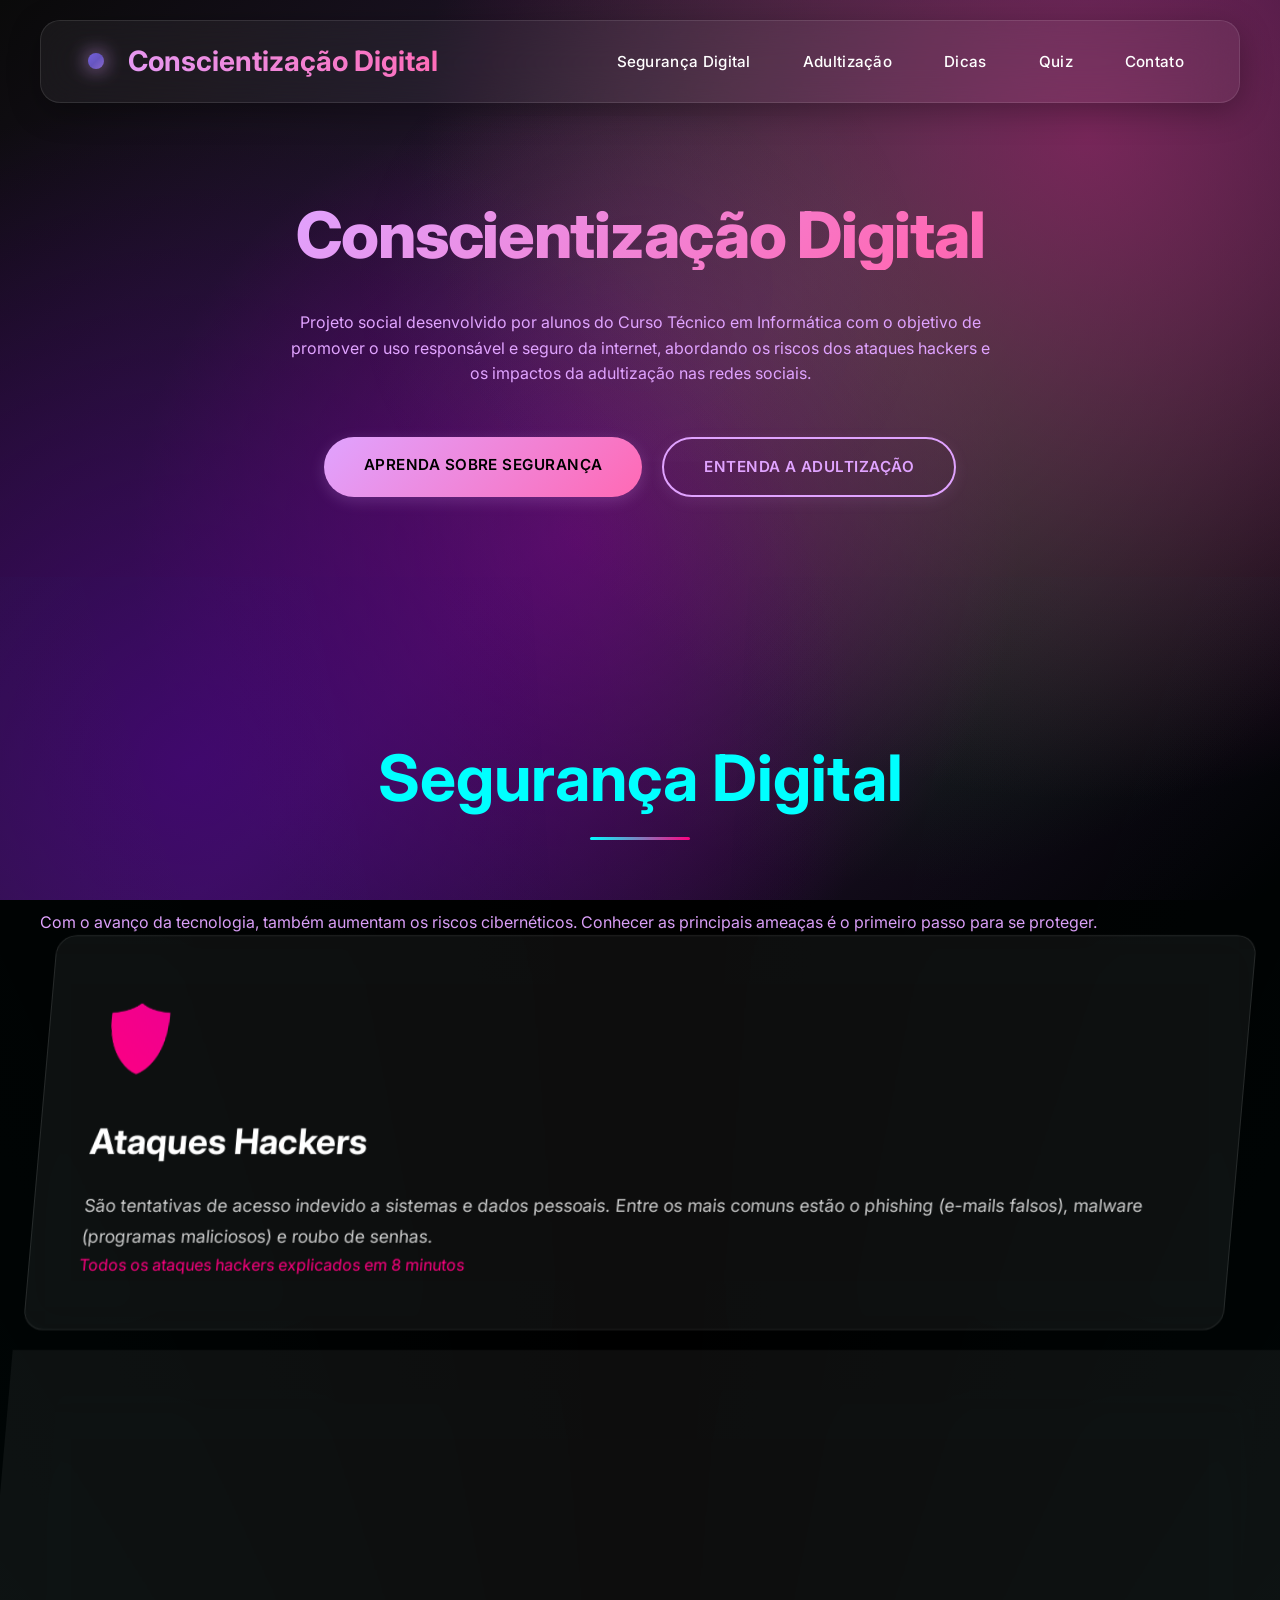
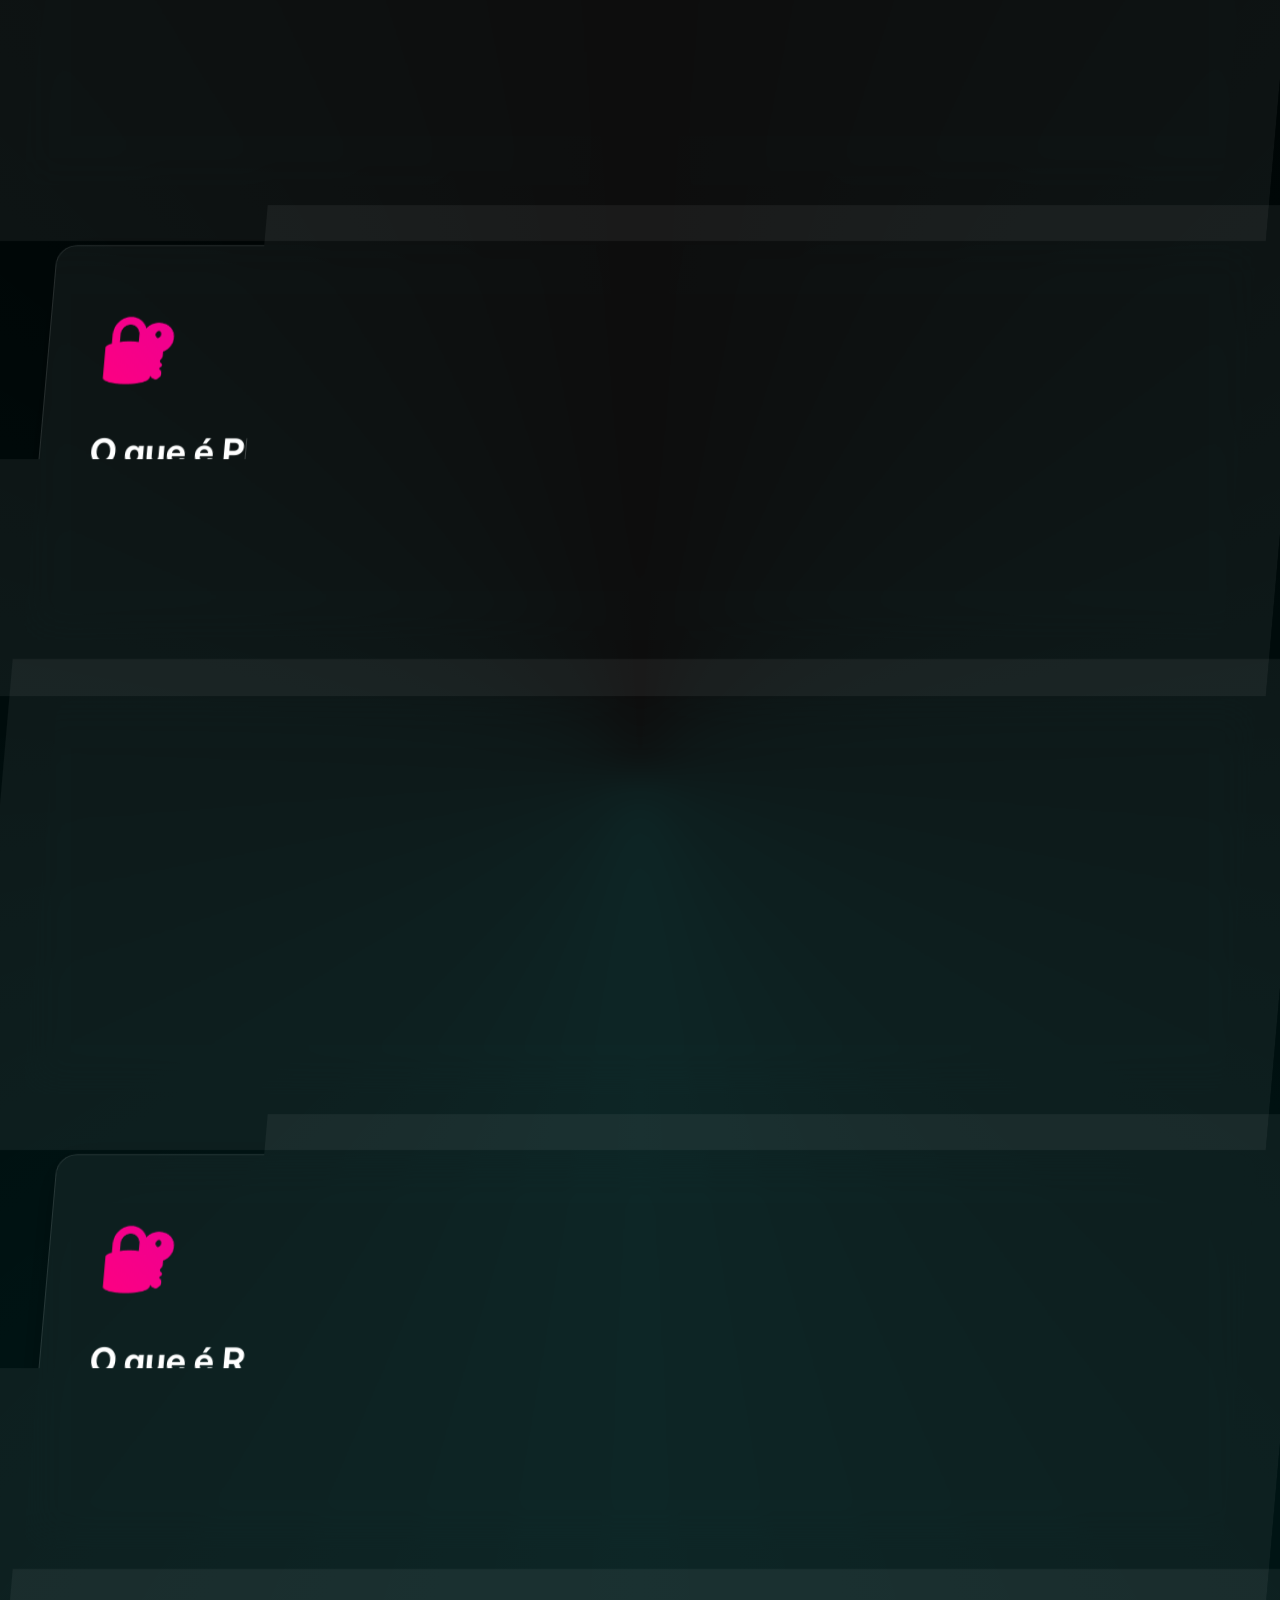
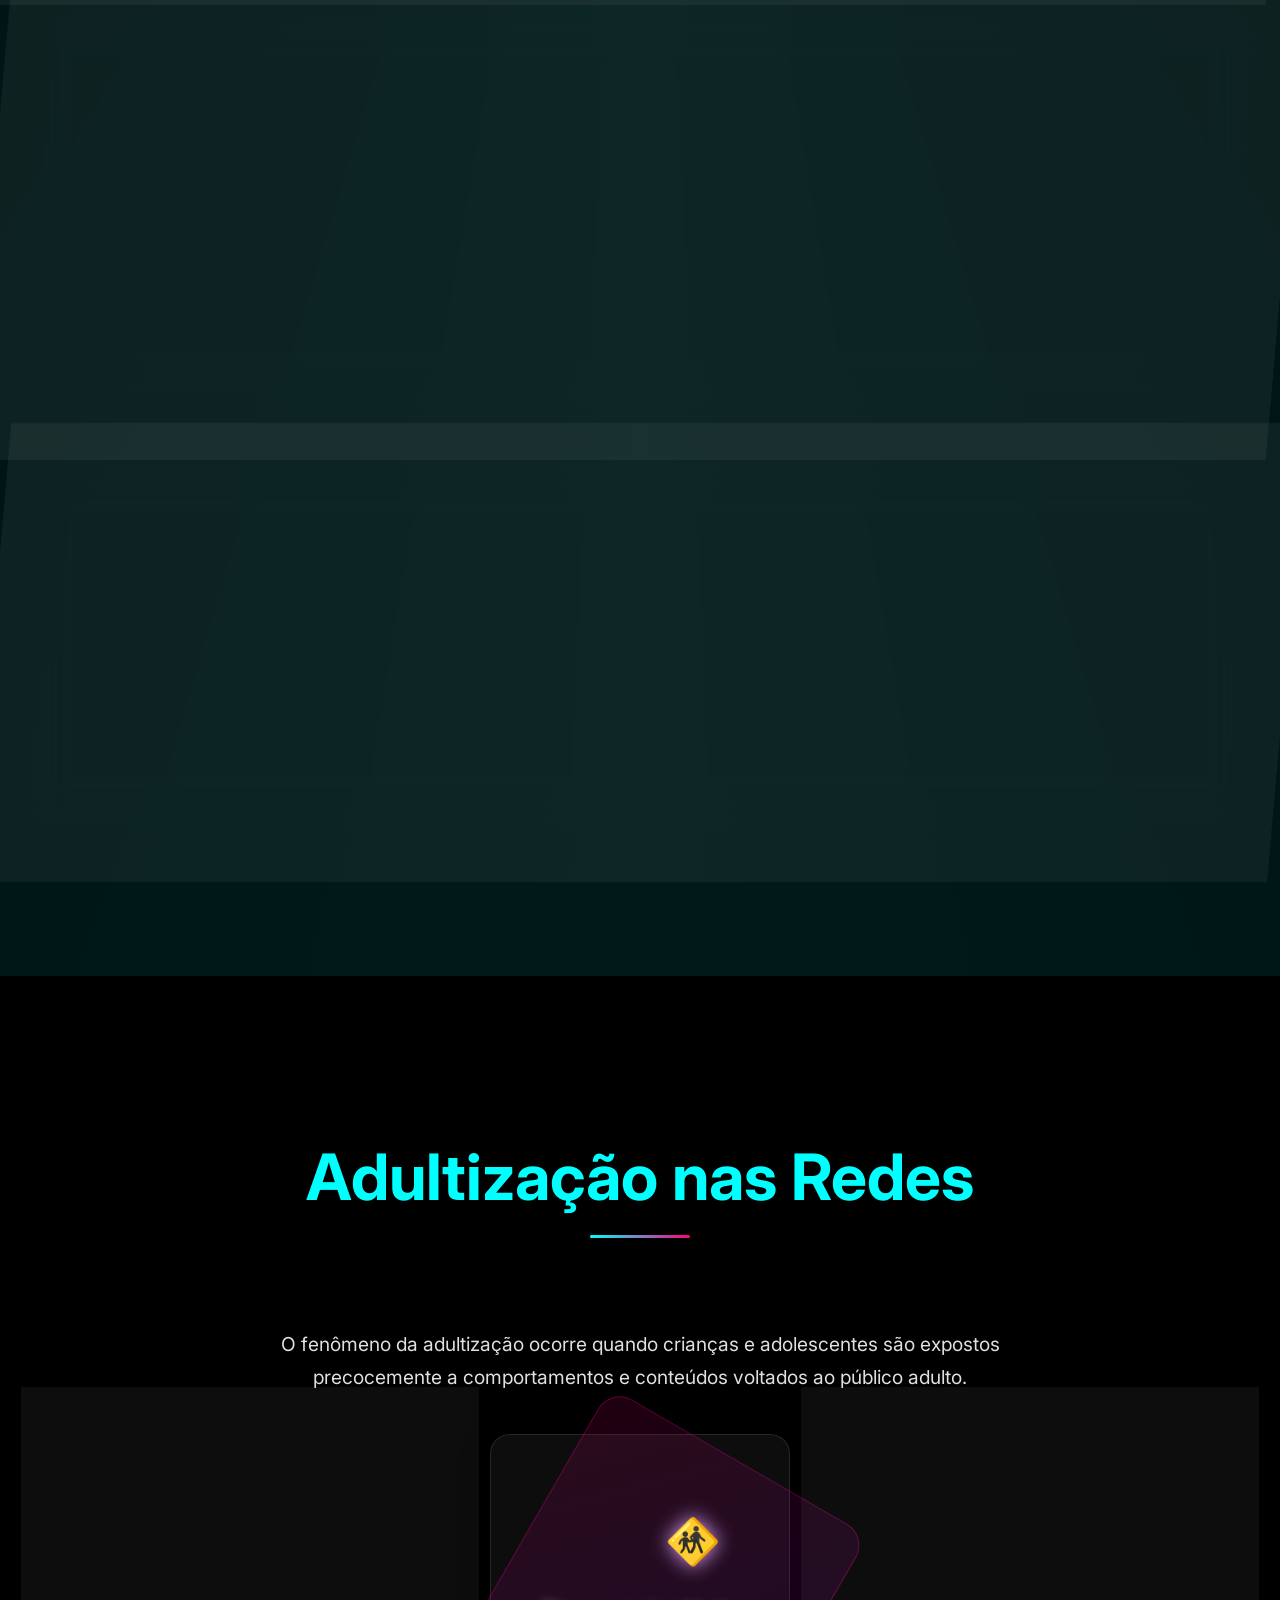
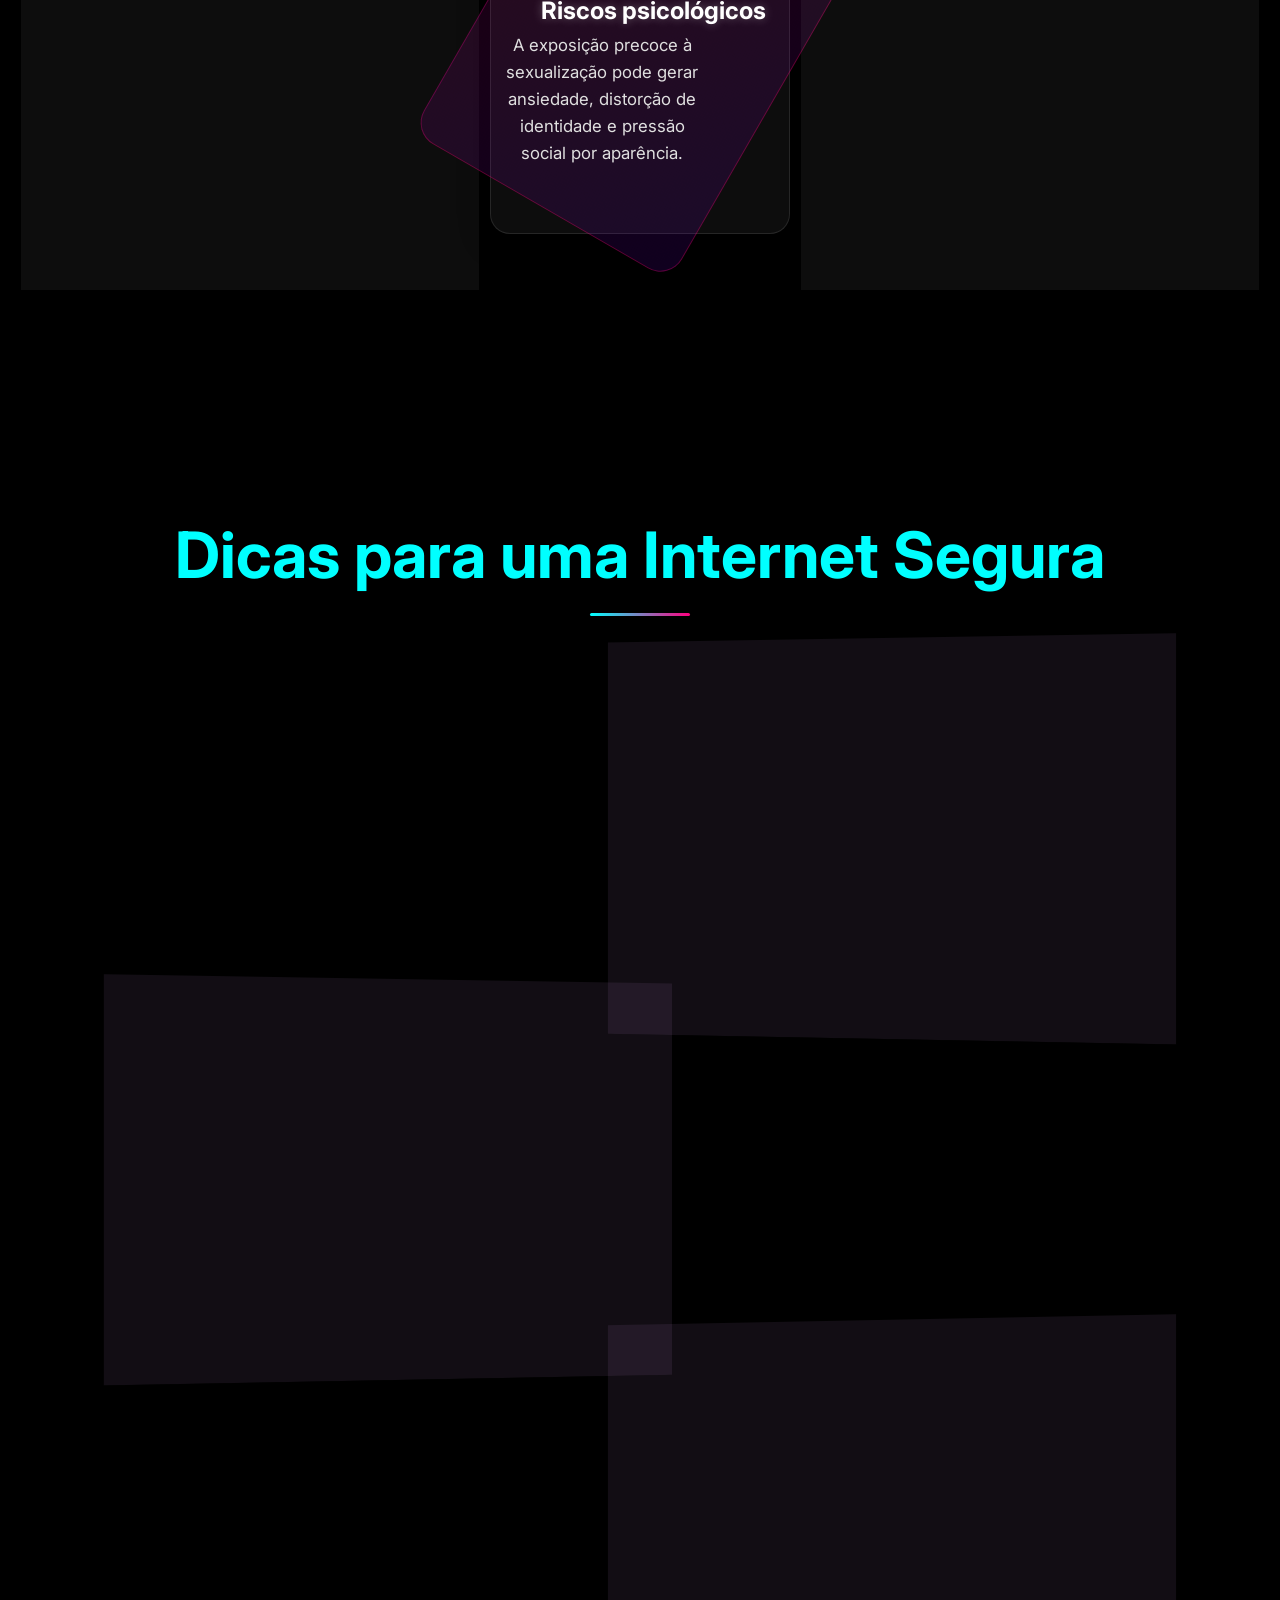
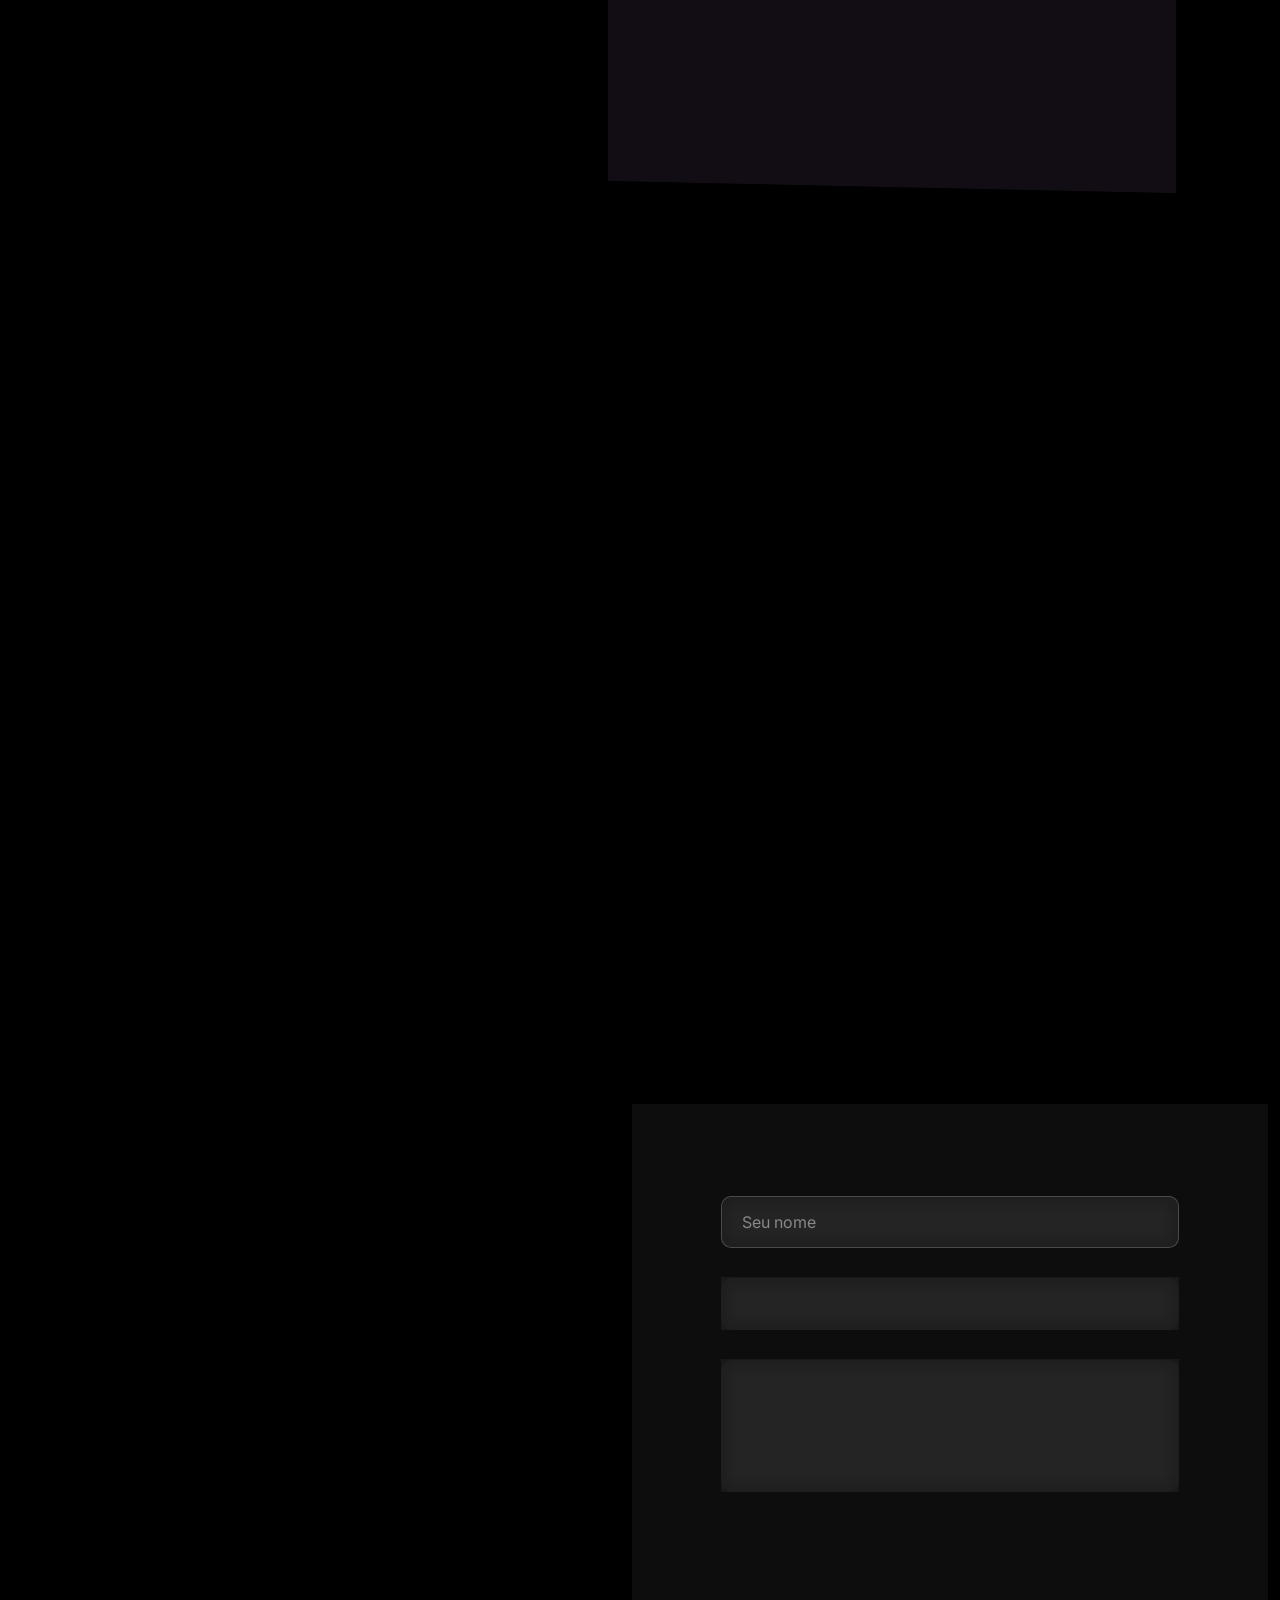
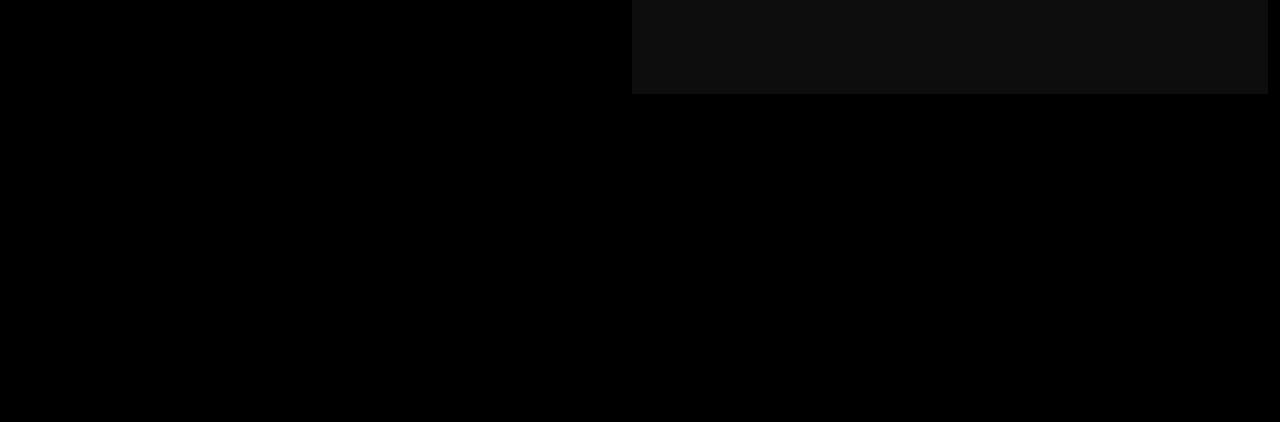
<file: templatemo_597_neural_glass/index.html>
<!DOCTYPE html>
<html lang="pt-BR">
<head>
    <meta charset="UTF-8">
    <meta name="viewport" content="width=device-width, initial-scale=1.0">
    <title>Conscientização Digital | Segurança e Adultização</title>
    <link rel="preconnect" href="https://fonts.googleapis.com">
    <link rel="preconnect" href="https://fonts.gstatic.com" crossorigin>
    <link href="https://fonts.googleapis.com/css2?family=Inter:wght@300;400;500;600;700;800&display=swap" rel="stylesheet">
    <link href="templatemo-neural-style.css" rel="stylesheet">
</head>
<body>
    <!-- Fundo neural -->
    <div class="neural-background"></div>

    <!-- Cabeçalho -->
    <header class="glass">
        <nav>
            <a href="#home" class="logo">
                <svg class="logo-icon" viewBox="0 0 100 100">
                    <defs>
                        <linearGradient id="logoGradient" x1="0%" y1="0%" x2="100%" y2="100%">
                            <stop offset="0%" style="stop-color:#7b68ee"/>
                            <stop offset="50%" style="stop-color:#6a5acd"/>
                            <stop offset="100%" style="stop-color:#9370db"/>
                        </linearGradient>
                    </defs>
                    <circle cx="50" cy="50" r="20" fill="url(#logoGradient)" opacity="0.9"/>
                </svg>
                Conscientização Digital
            </a>
            <ul class="nav-links">
                <li><a href="#seguranca">Segurança Digital</a></li>
                <li><a href="#adultizacao">Adultização</a></li>
                <li><a href="#dicas">Dicas</a></li>
                <li><a href="#quiz">Quiz</a></li>
                <li><a href="#contato">Contato</a></li>
            </ul>
        </nav>
    </header>

    <!-- Seção inicial -->
    <section class="hero" id="home">
        <div class="hero-content">
            <h1>Conscientização Digital</h1>
            <p class="hero-description">
                Projeto social desenvolvido por alunos do Curso Técnico em Informática com o objetivo de promover o uso responsável e seguro da internet, abordando os riscos dos ataques hackers e os impactos da adultização nas redes sociais.
            </p>
            <div class="cta-buttons">
                <a href="#seguranca" class="cta-button">Aprenda sobre segurança</a>
                <a href="#adultizacao" class="cta-button secondary">Entenda a adultização</a>
            </div>
        </div>
    </section>

    <!-- Seção: Segurança Digital -->
    <section class="features" id="seguranca">
        <div class="features-container">
            <h2 class="section-title">Segurança Digital</h2>
            <p>Com o avanço da tecnologia, também aumentam os riscos cibernéticos. Conhecer as principais ameaças é o primeiro passo para se proteger.</p>
            
            <div class="diagonal-grid">
                <div class="feature-row">
                    <div class="feature-content glass">
                        <div class="feature-icon">🛡️</div>
                        <h3>Ataques Hackers</h3>
                        <p>São tentativas de acesso indevido a sistemas e dados pessoais. Entre os mais comuns estão o phishing (e-mails falsos), malware (programas maliciosos) e roubo de senhas.</p>
                    <a href="https://youtu.be/STYZMENZ9mQ" style="color: #ff0080; text-decoration: none;">Todos os ataques hackers explicados em 8 minutos</a>
                    </div>
                </div>
                <div class="feature-row">
                    <div class="feature-content glass">
                        <div class="feature-icon">🔐</div>
                        <h3>O que é Malware</h3>
                        <p>Malware é a abreviação de "malicious software" (software malicioso), um termo amplo para qualquer tipo de programa ou arquivo criado para danificar, interromper ou obter acesso não autorizado a sistemas de computador, redes ou dados.</p>
                    <a href="https://youtu.be/O1Iu_4mMTs8" style="color: #ff0080; text-decoration: none;">Veja um vídeo sobre Malware</a>
                    </div>
                </div>
                <div class="feature-row">
                    <div class="feature-content glass">
                        <div class="feature-icon">🔐</div>
                        <h3>O que é Phishing</h3>
                        <p>Phishing é um golpe de cibersegurança no qual criminosos se passam por empresas ou pessoas confiáveis para roubar informações pessoais, como senhas e dados bancários, através de e-mails, mensagens de texto ou sites falsos.</p>
                    <a href="https://youtu.be/epKElqLAgX0" style="color: #ff0080; text-decoration: none;">Veja um vídeo sobre Phishing</a>
                    </div>
                </div>
                <div class="feature-row">
                    <div class="feature-content glass">
                        <div class="feature-icon">🔐</div>
                        <h3>O que é Engenharia Social</h3>
                        <p>Engenharia social é uma técnica de manipulação psicológica usada para enganar pessoas e fazê-las divulgar informações confidenciais ou realizar ações prejudiciais à sua segurança, como transferir dinheiro ou instalar software malicioso.</p>
                    <a href="https://youtu.be/e4geEP58oi4" style="color: #ff0080; text-decoration: none;">Veja um vídeo sobre Engenharia Social</a>
                    </div>
                </div>
                <div class="feature-row">
                    <div class="feature-content glass">
                        <div class="feature-icon">🔐</div>
                        <h3>O que é Ransomware</h3>
                        <p>Ransomware é um tipo de software mal-intencionado, ou malware, que criminosos cibernéticos usam para bloquear o acesso, destruir ou publicar dados críticos de uma vítima, a menos que um resgate seja pago.</p>
                    <a href="https://youtu.be/ya7dZq5Tfek" style="color: #ff0080; text-decoration: none;">Veja um vídeo sobre Ransomware</a>
                    </div>
                </div>
                <div class="feature-row">
                    <div class="feature-content glass">
                        <div class="feature-icon">🔐</div>
                        <h3>Proteja seus dados</h3>
                        <p>Use senhas fortes, ative autenticação em dois fatores e evite clicar em links suspeitos. Mantenha seus dispositivos sempre atualizados.</p>
                    <a href="https://youtu.be/Bx112TU4mZw" style="color: #ff0080; text-decoration: none;">Veja de forma prática como proteger seus dados online</a>
                    </div>
                </div>
                <div class="feature-row">
                    <div class="feature-content glass">
                        <div class="feature-icon">📡</div>
                        <h3>Educação Digital</h3>
                        <p>A melhor defesa é o conhecimento. Entender como funcionam os ataques ajuda a reconhecê-los antes que causem danos.</p>
                    <a href="https://youtu.be/IvgR6tlusr0" style="color: #ff0080; text-decoration: none;">Veja os 7 Ataques Hackers que entraram para a história</a>
                    </div>
                </div>
            </div>
        </div>
    </section>

    <!-- Seção: Adultização -->
<section class="showcase" id="adultizacao">
    <div class="section-container">
        <h2 class="section-title">Adultização nas Redes</h2>
        <p class="section-description">
            O fenômeno da adultização ocorre quando crianças e adolescentes são expostos precocemente a comportamentos e conteúdos voltados ao público adulto.
        </p>

        <div class="hexagon-container">
            <div class="hexagon glass">
                <div class="hexagon-inner">
                    <div class="hexagon-icon">📱</div>
                    <h4>Influência das redes</h4>
                    <p>As redes sociais expõem crianças a padrões estéticos e comportamentos adultos, o que é maléfico para seu bom amadurecimento</p>
                </div>
            </div>

            <div class="hexagon glass">
                <div class="hexagon-inner">
                    <div class="hexagon-icon">🚸</div>
                    <h4>Riscos psicológicos</h4>
                    <p>
                        A exposição precoce à sexualização pode gerar ansiedade, distorção de identidade e pressão social por aparência.
                    </p>
                </div>
            </div>

            <div class="hexagon glass">
                <div class="hexagon-inner">
                    <div class="hexagon-icon">👨‍👩‍👧</div>
                    <h4>Papel dos adultos</h4>
                    <p>
                        Pais e educadores devem orientar o uso das redes, incentivando o diálogo e o consumo de conteúdo apropriado à idade.
                    </p>
                </div>
            </div>
        </div>
    </div>
</section>


    <!-- Seção: Dicas -->
    <section class="timeline" id="dicas">
        <h2 class="section-title">Dicas para uma Internet Segura</h2>
        <div class="timeline-container">
            <div class="timeline-item">
                <div class="timeline-content glass">
                    <div class="timeline-year">1</div>
                    <h4>Use senhas fortes</h4>
                    <p>Combine letras maiúsculas, números e símbolos. Evite datas de aniversário ou palavras comuns.</p>
                </div>
            </div>
            <div class="timeline-item">
                <div class="timeline-content glass">
                    <div class="timeline-year">2</div>
                    <h4>Não compartilhe dados pessoais</h4>
                    <p>Evite postar documentos, localização ou informações pessoais em redes sociais.</p>
                </div>
            </div>
            <div class="timeline-item">
                <div class="timeline-content glass">
                    <div class="timeline-year">3</div>
                    <h4>Denuncie conteúdos inadequados</h4>
                    <p>Ao identificar casos de exposição infantil ou cyberbullying, denuncie às autoridades e plataformas.</p>
                </div>
            </div>
        </div>
    </section>

    <!-- Seção: Quiz Educativo -->
    <section class="contact" id="quiz">
        <div class="contact-container">
            <div class="contact-info glass">
                <h3>Teste seus conhecimentos</h3>
                <h2>Responda nosso quiz e descubra se você está preparado para navegar com segurança!</h2>
                <a href="quiz.html" style="color: #ffffff; text-decoration: none;">Clique aqui para responder!</a>
            </div>
        </div>
    </section>

    <!-- Contato -->
<section class="contact" id="contato">
    <div class="contact-container">
        <div class="contact-info glass">
            <h3>Entre em Contato</h3>
            <p>Quer saber mais sobre o projeto ou contribuir com ideias? Envie sua mensagem!</p>
        </div>

        <!-- Formulário corretamente estruturado -->
        <form class="contact-form glass" id="formContato">
            <div class="form-group">
                <input type="text" id="nome" placeholder="Seu nome" required>
            </div>
            <div class="form-group">
                <input type="email" id="email" placeholder="Seu e-mail" required>
            </div>
            <div class="form-group">
                <textarea id="mensagem" rows="5" placeholder="Escreva sua mensagem" required></textarea>
            </div>
            <button type="submit" class="submit-btn">Enviar</button>
        </form>
    </div>
</section>

<script>
document.addEventListener("DOMContentLoaded", () => {
    const form = document.getElementById("formContato");

    form.addEventListener("submit", (e) => {
        e.preventDefault();

        const nome = document.getElementById("nome").value.trim();
        const email = document.getElementById("email").value.trim();
        const mensagem = document.getElementById("mensagem").value.trim();

        if (!nome || !email || !mensagem) {
            alert("Por favor, preencha todos os campos antes de enviar.");
            return;
        }

        // Recupera os contatos armazenados (ou cria um novo array)
        let contatos = JSON.parse(localStorage.getItem("contatosProjeto")) || [];

        // Adiciona o novo contato
        contatos.push({
            nome,
            email,
            mensagem,
            data: new Date().toLocaleString("pt-BR")
        });

        // Salva no localStorage
        localStorage.setItem("contatosProjeto", JSON.stringify(contatos));

        // Limpa os campos
        form.reset();

        alert("Mensagem enviada com sucesso! Obrigada por nos dar seu feedback!💌");
    });
});
</script>


    <!-- Rodapé -->
    <footer>
        <div class="footer-content">
            <div class="footer-links">
                <a href="#seguranca">Segurança</a>
                <a href="#adultizacao">Adultização</a>
                <a href="#dicas">Dicas</a>
                <a href="#quiz">Quiz</a>
                <a href="#contato">Contato</a>
            </div>
            <div class="footer-copyright">
                <p>&copy; 2025 Projeto Conscientização Digital | Curso Técnico em Informática</p>
            </div>
            <div class="footer-design">
                Desenvolvido por alunos do Curso Técnico em Informática — <a href="#">Ação Social 2025</a>
            </div>
        </div>
    </footer>
    <script src="templatemo-neural-scripts.js"></script>
</body>
</html>
</file>
<file: templatemo_597_neural_glass/templatemo-neural-style.css>
/*

TemplateMo 597 Neural Glass

https://templatemo.com/tm-597-neural-glass

*/


@charset "utf-8";
/* CSS Document */
 * {
     margin: 0;
     padding: 0;
     box-sizing: border-box;
}
 body {
     font-family: 'Inter', 'Segoe UI', -apple-system, BlinkMacSystemFont, system-ui, sans-serif;
     background: #000;
     color: #e0a3ff;
     overflow-x: hidden;
     min-height: 100vh;
     font-weight: 400;
     line-height: 1.6;
     -webkit-font-smoothing: antialiased;
     -moz-osx-font-smoothing: grayscale;
}
/* Enhanced background colors - Purple/Pink/Green palette */
 .neural-background {
     position: fixed;
     top: 0;
     left: 0;
     width: 100%;
     height: 100%;
     z-index: -2;
     background: radial-gradient(circle at 15% 85%, rgba(75, 0, 130, 0.7) 0%, transparent 50%), radial-gradient(circle at 85% 15%, rgba(139, 37, 99, 0.8) 0%, transparent 50%), radial-gradient(circle at 45% 60%, rgba(128, 0, 128, 0.6) 0%, transparent 50%), radial-gradient(circle at 70% 40%, rgba(34, 139, 34, 0.4) 0%, transparent 50%), linear-gradient(135deg, #0a0a0a 0%, #2d1b3d 50%, #000000 100%);
     animation: backgroundPulse 14s ease-in-out infinite;
}
 @keyframes backgroundPulse {
     0%, 100% {
         filter: brightness(0.9) saturate(1.4) hue-rotate(0deg);
    }
     33% {
         filter: brightness(1.1) saturate(1.7) hue-rotate(15deg);
    }
     66% {
         filter: brightness(1.0) saturate(1.5) hue-rotate(-10deg);
    }
}
/* Floating geometric shapes */
 .geometric-shapes {
     position: fixed;
     top: 0;
     left: 0;
     width: 100%;
     height: 100%;
     z-index: -1;
     overflow: hidden;
}
 .shape {
     position: absolute;
     border: 1px solid rgba(0, 255, 255, 0.3);
     animation: floatShape 20s linear infinite;
}
 .shape:nth-child(1) {
     width: 100px;
     height: 100px;
     left: 10%;
     animation-delay: 0s;
     border-color: rgba(255, 105, 180, 0.4);
}
 .shape:nth-child(2) {
     width: 60px;
     height: 60px;
     left: 70%;
     animation-delay: -5s;
     border-radius: 50%;
     border-color: rgba(147, 112, 219, 0.4);
}
 .shape:nth-child(3) {
     width: 80px;
     height: 80px;
     left: 30%;
     animation-delay: -10s;
     transform: rotate(45deg);
     border-color: rgba(224, 163, 255, 0.4);
}
 .shape:nth-child(4) {
     width: 120px;
     height: 120px;
     left: 50%;
     animation-delay: -15s;
     clip-path: polygon(50% 0%, 0% 100%, 100% 100%);
     background: linear-gradient(45deg, rgba(255, 105, 180, 0.1), transparent);
}
 @keyframes floatShape {
     from {
         transform: translateY(100vh) rotate(0deg);
         opacity: 0;
    }
     10%, 90% {
         opacity: 1;
    }
     to {
         transform: translateY(-100px) rotate(360deg);
         opacity: 0;
    }
}
/* Neural network lines */
 .neural-lines {
     position: fixed;
     top: 0;
     left: 0;
     width: 100%;
     height: 100%;
     z-index: -1;
}
 .neural-line {
     position: absolute;
     background: linear-gradient(90deg, transparent, #00ffff, transparent);
     height: 1px;
     animation: neuralPulse 3s ease-in-out infinite;
}
 .neural-line:nth-child(1) {
     top: 20%;
     left: 0;
     width: 100%;
     background: linear-gradient(90deg, transparent, #e0a3ff, transparent);
     animation-delay: 0s;
}
 .neural-line:nth-child(2) {
     top: 60%;
     left: 0;
     width: 100%;
     background: linear-gradient(90deg, transparent, #ff69b4, transparent);
     animation-delay: -1s;
}
 .neural-line:nth-child(3) {
     top: 40%;
     left: 0;
     width: 100%;
     background: linear-gradient(90deg, transparent, #9370db, transparent);
     animation-delay: -2s;
}
 @keyframes neuralPulse {
     0%, 100% {
         opacity: 0.2;
         transform: scaleX(0.5);
    }
     50% {
         opacity: 1;
         transform: scaleX(1);
    }
}
/* Glassmorphism styles */
 .glass {
     background: rgba(255, 255, 255, 0.05);
     backdrop-filter: blur(20px);
     border: 1px solid rgba(255, 255, 255, 0.1);
     border-radius: 20px;
     box-shadow: 0 8px 32px rgba(0, 0, 0, 0.3);
}
 .glass-strong {
     background: rgba(255, 255, 255, 0.1);
     backdrop-filter: blur(25px);
     border: 1px solid rgba(255, 255, 255, 0.2);
     border-radius: 25px;
     box-shadow: 0 12px 40px rgba(0, 0, 0, 0.4);
}
/* Enhanced Header */
 header {
     position: fixed;
     top: 20px;
     left: 50%;
     transform: translateX(-50%);
     z-index: 100;
     width: 96%;
     max-width: 1200px;
     padding: 18px 35px;
     transition: all 0.4s cubic-bezier(0.4, 0, 0.2, 1);
     background: rgba(224, 163, 255, 0.08);
     backdrop-filter: blur(25px);
     border: 1px solid rgba(224, 163, 255, 0.15);
     border-radius: 25px;
     box-shadow: 0 8px 32px rgba(0, 0, 0, 0.3), inset 0 1px 0 rgba(255, 255, 255, 0.1);
}
 header.scrolled {
     background: rgba(224, 163, 255, 0.12);
     backdrop-filter: blur(30px);
     border-color: rgba(224, 163, 255, 0.2);
     box-shadow: 0 12px 40px rgba(0, 0, 0, 0.4), inset 0 1px 0 rgba(255, 255, 255, 0.15), 0 0 0 1px rgba(224, 163, 255, 0.1);
}
 nav {
     display: flex;
     justify-content: space-between;
     align-items: center;
}
 .logo {
     display: flex;
     align-items: center;
     gap: 12px;
     font-size: 28px;
     font-weight: bold;
     background: linear-gradient(45deg, #e0a3ff, #ff69b4);
     -webkit-background-clip: text;
     background-clip: text;
     -webkit-text-fill-color: transparent;
     text-decoration: none;
     animation: logoGlow 3s ease-in-out infinite;
     transition: all 0.3s ease;
}
 .logo:hover {
     transform: scale(1.05);
}
 .logo-icon {
     width: 40px;
     height: 40px;
     filter: drop-shadow(0 0 10px #e0a3ff);
}
 @keyframes logoGlow {
     0%, 100% {
         filter: drop-shadow(0 0 10px #e0a3ff);
    }
     50% {
         filter: drop-shadow(0 0 20px #ff69b4);
    }
}
 .nav-links {
     display: flex;
     list-style: none;
     gap: 12px;
}
 .nav-links a {
     color: #ffffff;
     text-decoration: none;
     transition: all 0.4s cubic-bezier(0.4, 0, 0.2, 1);
     position: relative;
     padding: 12px 20px;
     border-radius: 15px;
     font-size: 0.95rem;
     font-weight: 500;
     letter-spacing: 0.02em;
}
 .nav-links a.active {
     color: #e0a3ff;
     background: linear-gradient(135deg, rgba(224, 163, 255, 0.15), rgba(255, 105, 180, 0.1));
     box-shadow: 0 0 20px rgba(224, 163, 255, 0.4), inset 0 1px 0 rgba(255, 255, 255, 0.2), 0 4px 15px rgba(224, 163, 255, 0.2);
     border: 1px solid rgba(224, 163, 255, 0.3);
     text-shadow: 0 0 10px rgba(224, 163, 255, 0.8);
     transform: translateY(-1px);
}
 .nav-links a.active::after {
     content: '';
     position: absolute;
     top: -2px;
     left: -2px;
     right: -2px;
     bottom: -2px;
     background: linear-gradient(45deg, #e0a3ff, #ff69b4, #9370db, #e0a3ff);
     background-size: 400% 400%;
     border-radius: 17px;
     z-index: -2;
     animation: borderGlow 3s ease infinite;
}
.nav-links a.external-link::after {
    content: " ↗";
    font-size: 0.8em;
    vertical-align: super;
}
 @keyframes borderGlow {
     0% {
         background-position: 0% 50%;
    }
     50% {
         background-position: 100% 50%;
    }
     100% {
         background-position: 0% 50%;
    }
}
/* Mobile Menu */
 .mobile-menu-toggle {
     display: none;
     flex-direction: column;
     cursor: pointer;
     padding: 8px;
     border-radius: 8px;
     background: rgba(255, 255, 255, 0.05);
     border: 1px solid rgba(255, 255, 255, 0.1);
     transition: all 0.3s ease;
}
 .mobile-menu-toggle:hover {
     background: rgba(224, 163, 255, 0.1);
     box-shadow: 0 0 15px rgba(224, 163, 255, 0.3);
}
/* Mobile menu active state */
.mobile-nav a.active {
    background: linear-gradient(135deg, rgba(224, 163, 255, 0.2), rgba(255, 105, 180, 0.15));
    color: #e0a3ff;
    border: 1px solid rgba(224, 163, 255, 0.4);
    box-shadow: 
        0 0 25px rgba(224, 163, 255, 0.3),
        inset 0 1px 0 rgba(255, 255, 255, 0.1);
    transform: translateY(-2px);
    text-shadow: 0 0 10px rgba(224, 163, 255, 0.6);
}
 .hamburger-line {
     width: 25px;
     height: 3px;
     background: linear-gradient(45deg, #e0a3ff, #ff69b4);
     margin: 3px 0;
     border-radius: 2px;
     transition: all 0.3s ease;
}
 .mobile-menu-toggle.active .hamburger-line:nth-child(1) {
     transform: rotate(45deg) translate(9px, 9px);
}
 .mobile-menu-toggle.active .hamburger-line:nth-child(2) {
     opacity: 0;
}
 .mobile-menu-toggle.active .hamburger-line:nth-child(3) {
     transform: rotate(-45deg) translate(7px, -6px);
}
 .mobile-nav {
     position: fixed;
     top: 90px;
     left: 50%;
     transform: translateX(-50%);
     width: 90%;
     max-width: 400px;
     background: rgba(0, 0, 0, 0.95);
     backdrop-filter: blur(25px);
     border: 1px solid rgba(255, 255, 255, 0.2);
     border-radius: 20px;
     padding: 30px;
     display: none;
     flex-direction: column;
     gap: 20px;
     box-shadow: 0 20px 60px rgba(0, 0, 0, 0.8);
}
 .mobile-nav.active {
     display: flex;
     animation: slideDown 0.3s ease-out;
}
 @keyframes slideDown {
     from {
         opacity: 0;
         transform: translateX(-50%) translateY(-20px);
    }
     to {
         opacity: 1;
         transform: translateX(-50%) translateY(0);
    }
}
 .mobile-nav a {
     color: #ffffff;
     text-decoration: none;
     padding: 15px 20px;
     border-radius: 12px;
     background: rgba(255, 255, 255, 0.05);
     border: 1px solid rgba(255, 255, 255, 0.1);
     text-align: center;
     font-size: 1.1rem;
     transition: all 0.3s ease;
}
 .mobile-nav a:hover {
     background: rgba(224, 163, 255, 0.1);
     color: #e0a3ff;
     box-shadow: 0 0 20px rgba(224, 163, 255, 0.3);
     transform: translateY(-2px);
}
/* Section 1: Modern Redesigned Hero */
 .hero {
     display: flex;
     align-items: center;
     justify-content: center;
     text-align: center;
     position: relative;
     overflow: hidden;
}
 .hero::before {
     content: '';
     position: absolute;
     top: 50%;
     left: 50%;
     width: 60%;
     height: 60%;
     background: radial-gradient(circle, rgba(224, 163, 255, 0.04) 0%, transparent 70%);
     transform: translate(-50%, -50%);
     animation: heroGlow 10s ease-in-out infinite;
     z-index: -1;
}
 @keyframes heroGlow {
     0%, 100% {
         transform: translate(-50%, -50%) scale(1) rotate(0deg);
         opacity: 0.6;
    }
     50% {
         transform: translate(-50%, -50%) scale(1.3) rotate(180deg);
         opacity: 1;
    }
}
 .hero-content {
     max-width: 1000px;
     padding: 80px 40px;
	 margin-top: 120px;
     animation: heroAppear 2.5s ease-out;
     position: relative;
     background: none;
     backdrop-filter: none;
     border: none;
     box-shadow: none;
     border-radius: 0;
}
 @keyframes heroAppear {
     from {
         opacity: 0;
         transform: translateY(60px) scale(0.96);
    }
     to {
         opacity: 1;
         transform: translateY(0) scale(1);
    }
}
 .hero-subtitle {
     font-size: 0.9rem;
     color: #e0a3ff;
     margin-bottom: 25px;
     opacity: 0;
     animation: slideInFromLeft 1.2s ease 0.3s forwards;
     text-transform: uppercase;
     letter-spacing: 0.4em;
     position: relative;
     display: inline-block;
     font-weight: 300;
}
 .hero-subtitle::before, .hero-subtitle::after {
     content: '';
     position: absolute;
     top: 50%;
     width: 40px;
     height: 1px;
     background: linear-gradient(90deg, transparent, #e0a3ff, transparent);
     animation: linePulse 3s ease infinite;
}
 .hero-subtitle::before {
     left: -60px;
}
 .hero-subtitle::after {
     right: -60px;
}
 @keyframes linePulse {
     0%, 100% {
         opacity: 0.4;
         transform: scaleX(0.8);
    }
     50% {
         opacity: 1;
         transform: scaleX(1.2);
    }
}
 @keyframes slideInFromLeft {
     from {
         opacity: 0;
         transform: translateX(-40px);
    }
     to {
         opacity: 1;
         transform: translateX(0);
    }
}
 .hero h1 {
     font-size: clamp(2.2rem, 6vw, 4rem);
     margin-bottom: 30px;
     background: linear-gradient(135deg, #e0a3ff 0%, #ff69b4 30%, #9370db 60%, #e0a3ff 100%);
     background-size: 300% 300%;
     -webkit-background-clip: text;
     background-clip: text;
     -webkit-text-fill-color: transparent;
     animation: modernGradient 8s ease infinite;
     line-height: 1.1;
     letter-spacing: -0.02em;
     font-weight: 800;
     text-shadow: none;
     opacity: 0;
     animation: slideInFromRight 1.2s ease 0.6s forwards, modernGradient 8s ease 0.6s infinite;
}
 @keyframes modernGradient {
     0% {
         background-position: 0% 50%;
    }
     50% {
         background-position: 100% 50%;
    }
     100% {
         background-position: 0% 50%;
    }
}
 @keyframes slideInFromRight {
     from {
         opacity: 0;
         transform: translateX(40px);
    }
     to {
         opacity: 1;
         transform: translateX(0);
    }
}
 .hero-description {
     max-width: 700px;
     margin: 40px auto 50px;
     opacity: 0;
     animation: fadeInScale 1.2s ease 0.9s forwards;
     text-align: center;
}
 .hero-description p {
     font-size: 1.2rem;
     color: #d1d1d1;
     line-height: 1.7;
     margin-bottom: 0;
     font-weight: 300;
}
 @keyframes fadeInScale {
     from {
         opacity: 0;
         transform: scale(0.95);
    }
     to {
         opacity: 1;
         transform: scale(1);
    }
}
 .hero-stats {
     display: grid;
     grid-template-columns: repeat(auto-fit, minmax(120px, 1fr));
     gap: 40px;
     margin: 60px auto 50px;
     max-width: 640px;
     opacity: 0;
     animation: slideUpStagger 1.2s ease 1.2s forwards;
}
 .hero-stat {
     text-align: center;
     position: relative;
     padding: 20px;
     background: linear-gradient(135deg, rgba(224, 163, 255, 0.06), rgba(255, 105, 180, 0.04));
     border: 1px solid rgba(224, 163, 255, 0.15);
     border-radius: 12px;
     transition: all 0.4s cubic-bezier(0.4, 0, 0.2, 1);
     backdrop-filter: blur(10px);
}
 .hero-stat:hover {
     transform: translateY(-8px) scale(1.05);
     border-color: rgba(255, 105, 180, 0.3);
     box-shadow: 0 20px 40px rgba(224, 163, 255, 0.1);
}
 .hero-stat-number {
     font-size: 1.8rem;
     font-weight: 700;
     color: #e0a3ff;
     display: block;
     text-shadow: 0 0 15px rgba(224, 163, 255, 0.4);
     margin-bottom: 8px;
}
 .hero-stat-label {
     font-size: 0.8rem;
     color: #999;
     text-transform: uppercase;
     letter-spacing: 0.1em;
     font-weight: 400;
}
 @keyframes slideUpStagger {
     from {
         opacity: 0;
         transform: translateY(30px);
    }
     to {
         opacity: 1;
         transform: translateY(0);
    }
}
 .cta-buttons {
     display: flex;
     gap: 20px;
     justify-content: center;
     flex-wrap: wrap;
     opacity: 0;
     animation: buttonSlideUp 1.2s ease 1.5s forwards;
}
 @keyframes buttonSlideUp {
     from {
         opacity: 0;
         transform: translateY(20px);
    }
     to {
         opacity: 1;
         transform: translateY(0);
    }
}
 .cta-button {
     display: inline-block;
     padding: 16px 40px;
     background: linear-gradient(135deg, #e0a3ff, #ff69b4);
     color: #000;
     text-decoration: none;
     border-radius: 50px;
     font-weight: 600;
     font-size: 0.95rem;
     transition: all 0.4s cubic-bezier(0.4, 0, 0.2, 1);
     position: relative;
     overflow: hidden;
     text-transform: uppercase;
     letter-spacing: 0.03em;
     box-shadow: 0 4px 15px rgba(224, 163, 255, 0.2);
}
 .cta-button.secondary {
     background: transparent;
     border: 2px solid #e0a3ff;
     color: #e0a3ff;
     box-shadow: 0 4px 15px rgba(224, 163, 255, 0.1);
}
 .cta-button:hover {
     transform: translateY(-4px) scale(1.02);
     box-shadow: 0 12px 30px rgba(224, 163, 255, 0.3);
}
 .cta-button.secondary:hover {
     background: rgba(224, 163, 255, 0.08);
     box-shadow: 0 12px 30px rgba(224, 163, 255, 0.2);
}
/* Section 2: Diagonal Features */
.features {
     padding: 150px 0;
     position: relative;
     overflow: hidden;
}
 .features::before {
     content: '';
     position: absolute;
     top: -50%;
     left: -50%;
     width: 200%;
     height: 200%;
     background: conic-gradient(from 0deg, transparent, rgba(0, 255, 255, 0.1), transparent);
     animation: rotate 20s linear infinite;
     z-index: -1;
}
 @keyframes rotate {
     from {
         transform: rotate(0deg);
    }
     to {
         transform: rotate(360deg);
    }
}
 .section-title {
     text-align: center;
     font-size: clamp(2.5rem, 6vw, 4rem);
     margin-bottom: 80px;
     color: #00ffff;
     position: relative;
}
 .section-title::after {
     content: '';
     position: absolute;
     bottom: -10px;
     left: 50%;
     transform: translateX(-50%);
     width: 100px;
     height: 3px;
     background: linear-gradient(90deg, #00ffff, #ff0080);
     border-radius: 2px;
}
 .features-container {
     max-width: 1240px;
     margin: 0 auto;
     padding: 0 20px;
}
 .diagonal-grid {
     display: flex;
     flex-direction: column;
     gap: 60px;
}
 .feature-row {
     display: flex;
     align-items: center;
     gap: 80px;
     position: relative;
}
 .feature-row:nth-child(even) {
     flex-direction: row-reverse;
}
 .feature-content {
     flex: 1;
     padding: 50px;
     transform: skew(-5deg);
     transition: all 0.4s ease;
}
 .feature-content:hover {
     transform: skew(-5deg) translateY(-10px);
     box-shadow: 0 30px 60px rgba(0, 255, 255, 0.2);
}
 .feature-visual {
     flex: 1;
     height: 300px;
     position: relative;
     border-radius: 20px;
     overflow: hidden;
     background-size: cover;
     background-position: center;
     background-repeat: no-repeat;
     transition: all 0.4s ease;
}
 .feature-visual:hover {
     transform: scale(1.05);
     box-shadow: 0 20px 40px rgba(224, 163, 255, 0.3);
}
 .feature-visual::before {
     content: '';
     position: absolute;
     top: 0;
     left: 0;
     right: 0;
     bottom: 0;
     background: linear-gradient(45deg, rgba(224, 163, 255, 0.1), rgba(255, 105, 180, 0.1));
     z-index: 1;
     backdrop-filter: blur(1px);
     transition: all 0.4s ease;
}
 .feature-visual:hover::before {
     background: linear-gradient(45deg, rgba(224, 163, 255, 0.2), rgba(255, 105, 180, 0.2));
}
 .feature-row:nth-child(1) .feature-visual {
     background-image: url('images/templatemo-neural-01.jpg');
}
 .feature-row:nth-child(2) .feature-visual {
     background-image: url('images/templatemo-neural-02.jpg');
}
 .feature-row:nth-child(3) .feature-visual {
     background-image: url('images/templatemo-neural-03.jpg');
}
 .feature-icon {
     font-size: 4rem;
     margin-bottom: 25px;
     background: linear-gradient(45deg, #ff0080, #8000ff);
     -webkit-background-clip: text;
     background-clip: text;
     -webkit-text-fill-color: transparent;
}
 .feature-content h3 {
     font-size: 2.2rem;
     margin-bottom: 20px;
     color: #ffffff;
}
 .feature-content p {
     font-size: 1.1rem;
     color: #cccccc;
     line-height: 1.8;
} 

/* Section 3: Enhanced Hexagonal Showcase */
.showcase {
    padding: 150px 0;
    position: relative;
}

.hexagon-container {
    display: flex;
    justify-content: center;
    align-items: center;
    flex-wrap: wrap;
    gap: 50px;
    max-width: 1300px;
    margin: 0 auto;
    padding: 0 20px;
}

.hexagon {
    width: 300px; /* Aumentado */
    height: 400px; /* Aumentado */
    position: relative;
    margin: 20px;
    transition: all 0.4s ease;
}

.hexagon:hover {
    transform: scale(1.1);
}

.hexagon-inner {
    width: 100%;
    height: 100%;
    position: relative;
    transform: rotate(30deg);
    border-radius: 25px;
    padding: 60px 35px; /* Mais espaço interno */
    display: flex;
    flex-direction: column;
    align-items: center;
    justify-content: center;
    text-align: center;
    overflow: hidden;
    transition: all 0.4s ease;
}

.hexagon:hover .hexagon-inner {
    transform: rotate(0deg);
    border-radius: 15px;
}

.hexagon:nth-child(odd) .hexagon-inner {
    background: linear-gradient(135deg, rgba(0, 255, 255, 0.12), rgba(255, 0, 128, 0.12));
    border: 1px solid rgba(0, 255, 255, 0.3);
}

.hexagon:nth-child(even) .hexagon-inner {
    background: linear-gradient(135deg, rgba(255, 0, 128, 0.12), rgba(128, 0, 255, 0.12));
    border: 1px solid rgba(255, 0, 128, 0.3);
}

.hexagon-icon {
    font-size: 2.8rem; /* Mantido como estava */
    margin-bottom: 25px;
    transform: rotate(-30deg);
    filter: drop-shadow(0 0 10px currentColor);
    transition: all 0.4s ease;
}

.hexagon:hover .hexagon-icon {
    transform: rotate(0deg);
}

.hexagon h4 {
    font-size: 1.5rem; /* Levemente maior */
    color: #ffffff;
    transform: rotate(-30deg);
    margin-bottom: 15px;
    font-weight: bold;
    text-shadow: 0 0 10px rgba(255, 255, 255, 0.3);
    transition: all 0.4s ease;
}

.hexagon:hover h4 {
    transform: rotate(0deg);
}

.hexagon p {
    font-size: 1.05rem;
    color: #e0e0e0;
    transform: rotate(-30deg);
    line-height: 1.6;
    max-width: 200px; /* Aumentado para caber mais texto */
    word-wrap: break-word;
    hyphens: auto;
    transition: all 0.4s ease;
}

.hexagon:hover p {
    transform: rotate(0deg);
}
.section-description {
    max-width: 800px; /* Mantém o texto em uma largura confortável */
    margin: 0 auto;   /* Centraliza horizontalmente */
    text-align: center; /* Centraliza o texto */
    font-size: 1.2rem;
    color: #e0e0e0;
    line-height: 1.7;
    padding: 20px 0;
}

/* Section 4: Enhanced Timeline */
 .timeline {
     padding: 100px 0;
     position: relative;
}
 .timeline-container {
     max-width: 1100px;
     margin: 0 auto;
     position: relative;
     padding: 0 20px;
}
 .timeline-line {
     position: absolute;
     left: 50%;
     top: 0;
     bottom: 0;
     width: 4px;
     background: linear-gradient(180deg, #e0a3ff, #ff69b4, #9370db);
     transform: translateX(-50%);
     border-radius: 2px;
     box-shadow: 0 0 20px rgba(224, 163, 255, 0.3);
}
 .timeline-item {
     display: flex;
     justify-content: flex-end;
     padding-right: 60px;
     position: relative;
     margin-bottom: 60px;
}
 .timeline-item:nth-child(even) {
     justify-content: flex-start;
     padding-left: 60px;
     padding-right: 0;
}
 .timeline-content {
     max-width: 450px;
     padding: 50px 40px;
     position: relative;
     transform: perspective(1000px) rotateY(-5deg);
     transition: all 0.4s ease;
     background: rgba(224, 163, 255, 0.08);
     backdrop-filter: blur(25px);
     border: 1px solid rgba(224, 163, 255, 0.15);
     border-radius: 25px;
     box-shadow: 0 12px 40px rgba(0, 0, 0, 0.3), inset 0 1px 0 rgba(255, 255, 255, 0.1);
}
 .timeline-item:nth-child(even) .timeline-content {
     transform: perspective(1000px) rotateY(5deg);
}
 .timeline-content:hover {
     transform: perspective(1000px) rotateY(0deg) translateZ(20px);
     box-shadow: 0 25px 60px rgba(224, 163, 255, 0.2), 0 0 0 1px rgba(224, 163, 255, 0.2), inset 0 1px 0 rgba(255, 255, 255, 0.15);
     border-color: rgba(224, 163, 255, 0.3);
}
 .timeline-dot {
     position: absolute;
     left: 50%;
     top: 60px;
     transform: translateX(-50%);
     width: 24px;
     height: 24px;
     background: linear-gradient(135deg, #ff69b4, #e0a3ff);
     border-radius: 50%;
     box-shadow: 0 0 25px rgba(255, 105, 180, 0.6), 0 4px 15px rgba(0, 0, 0, 0.3);
     z-index: 1;
     border: 3px solid rgba(255, 255, 255, 0.2);
}
 .timeline-year {
     font-size: 1.8rem;
     color: #e0a3ff;
     margin-bottom: 20px;
     font-weight: bold;
     text-shadow: 0 0 15px rgba(224, 163, 255, 0.4);
}
 .timeline-content h4 {
     font-size: 1.5rem;
     color: #ffffff;
     margin-bottom: 20px;
     font-weight: 600;
}
 .timeline-content p {
     color: #d1d1d1;
     line-height: 1.7;
     font-size: 1rem;
}
/* Section 5: Contact */
 .contact {
     padding: 150px 0;
     position: relative;
}
 .contact-container {
     max-width: 1200px;
     margin: 0 auto;
     padding: 0 20px;
     display: grid;
     grid-template-columns: 1fr 1fr;
     gap: 80px;
     align-items: center;
}
 .contact-info {
     padding: 60px 40px;
     position: relative;
}
 .contact-info::before {
     content: '';
     position: absolute;
     top: -50%;
     left: -50%;
     width: 200%;
     height: 200%;
     background: radial-gradient(circle, rgba(0, 255, 255, 0.1), transparent 70%);
     animation: pulse 4s ease-in-out infinite;
     z-index: -1;
}
 @keyframes pulse {
     0%, 100% {
         transform: scale(1);
         opacity: 0.5;
    }
     50% {
         transform: scale(1.1);
         opacity: 1;
    }
}
 .contact-form {
     padding: 50px 40px;
}
 .form-group {
     margin-bottom: 30px;
     position: relative;
}
 .form-group input, .form-group textarea {
     width: 100%;
     padding: 15px 20px;
     background: rgba(255, 255, 255, 0.05);
     border: 1px solid rgba(255, 255, 255, 0.2);
     border-radius: 10px;
     color: #ffffff;
     font-family: inherit;
     font-size: 1rem;
     backdrop-filter: blur(10px);
     transition: all 0.3s ease;
}
 .form-group input:focus, .form-group textarea:focus {
     outline: none;
     border-color: #00ffff;
     box-shadow: 0 0 20px rgba(0, 255, 255, 0.3);
     background: rgba(255, 255, 255, 0.1);
}
 .form-group input::placeholder, .form-group textarea::placeholder {
     color: #888;
}
 .submit-btn {
     width: 100%;
     padding: 18px;
     background: linear-gradient(45deg, #00ffff, #ff0080);
     border: none;
     border-radius: 10px;
     color: #000;
     font-weight: bold;
     font-size: 1.1rem;
     cursor: pointer;
     transition: all 0.3s ease;
}
 .submit-btn:hover {
     transform: translateY(-3px);
     box-shadow: 0 10px 30px rgba(0, 255, 255, 0.4);
}
 .contact-info h3 {
     font-size: 2.5rem;
     color: #00ffff;
     margin-bottom: 30px;
}
 .contact-info p {
     font-size: 1.2rem;
     color: #cccccc;
     line-height: 1.7;
     margin-bottom: 30px;
}
 .social-links {
     display: flex;
     gap: 20px;
     margin-top: 40px;
}
 .social-links a {
     display: flex;
     align-items: center;
     justify-content: center;
     width: 60px;
     height: 60px;
     border-radius: 15px;
     color: #00ffff;
     text-decoration: none;
     font-size: 1.5rem;
     transition: all 0.3s ease;
     position: relative;
     overflow: hidden;
}
 .social-links a::before {
     content: '';
     position: absolute;
     top: 0;
     left: -100%;
     width: 100%;
     height: 100%;
     background: linear-gradient(90deg, transparent, rgba(0, 255, 255, 0.3), transparent);
     transition: left 0.5s ease;
}
 .social-links a:hover::before {
     left: 100%;
}
 .social-links a:hover {
     transform: translateY(-5px) scale(1.1);
     box-shadow: 0 10px 25px rgba(0, 255, 255, 0.4);
}
/* Footer */
 footer {
     text-align: center;
     padding: 60px 20px 40px;
     border-top: 1px solid rgba(224, 163, 255, 0.2);
     background: rgba(0, 0, 0, 0.5);
     backdrop-filter: blur(20px);
}
 .footer-content {
     max-width: 1200px;
     margin: 0 auto;
}
 .footer-links {
     display: flex;
     justify-content: center;
     gap: 30px;
     margin-bottom: 30px;
     flex-wrap: wrap;
}
 .footer-links a {
     color: #cccccc;
     text-decoration: none;
     font-size: 0.9rem;
     transition: all 0.3s ease;
     position: relative;
     padding: 8px 0;
}
 .footer-links a:hover {
     color: #e0a3ff;
     text-shadow: 0 0 10px rgba(224, 163, 255, 0.5);
}
 .footer-links a::after {
     content: '';
     position: absolute;
     bottom: 0;
     left: 0;
     width: 0;
     height: 1px;
     background: linear-gradient(90deg, #e0a3ff, #ff69b4);
     transition: width 0.3s ease;
}
 .footer-links a:hover::after {
     width: 100%;
}
 .footer-copyright {
     color: #888;
     font-size: 0.9rem;
     margin-bottom: 15px;
}
 .footer-design {
     color: #666;
     font-size: 0.85rem;
     margin-top: 20px;
}
 .footer-design a {
     color: #e0a3ff;
     text-decoration: none;
     transition: all 0.3s ease;
}
 .footer-design a:hover {
     color: #ff69b4;
     text-shadow: 0 0 8px rgba(255, 105, 180, 0.5);
}
/* Mobile Responsiveness */
 @media (max-width: 1024px) {
	 .feature-row {
        flex-direction: column;
        gap: 40px;
		min-height: 720px;
    }

    .feature-row:nth-child(even) {
        flex-direction: column;
    }
	.feature-content {
    	flex: 0;
	}
    .feature-visual {
        height: 250px; /* Adjust the height for mobile view */
        width: 100%;
    }
     .contact-container {
         grid-template-columns: 1fr;
         gap: 40px;
    }

     .timeline-line {
         left: 30px;
    }
     .timeline-item, .timeline-item:nth-child(even) {
         justify-content: flex-start;
         padding-left: 80px;
         padding-right: 0;
    }
     .timeline-dot {
         left: 30px;
    }
     .timeline-content {
         max-width: 100%;
    }
}

@media (max-width: 1000px) {
    .nav-links {
        display: none;
    }

    .mobile-menu-toggle {
        display: flex;
    }
}
 @media (max-width: 768px) {
     .hero-content {
         padding: 40px 20px;
    }
     .hero h1 {
         font-size: clamp(1.8rem, 8vw, 3rem);
    }
     .hero-description p {
         font-size: 1.1rem;
    }
     .hero-stats {
         grid-template-columns: repeat(2, 1fr);
         gap: 20px;
         margin: 40px auto 35px;
    }
     .hero-stat {
         padding: 15px;
    }
     .hero-stat-number {
         font-size: 1.5rem;
    }
     .hero-subtitle::before, .hero-subtitle::after {
         width: 25px;
    }
     .hero-subtitle::before {
         left: -35px;
    }
     .hero-subtitle::after {
         right: -35px;
    }
     .cta-buttons {
         flex-direction: column;
         align-items: center;
         gap: 15px;
    }
     .cta-button {
         width: 100%;
         max-width: 280px;
         text-align: center;
    }
    /* Update the existing hexagon styles for mobile */
    .hexagon {
        width: 280px;  /* Increased from 180px */
        height: 320px; /* Increased from 200px */
        margin: 30px auto; /* Center and add more spacing */
    }
    
    .hexagon-inner {
        padding: 60px 35px; /* More padding for larger content area */
    }
    
    .hexagon-icon {
        font-size: 3.5rem; /* Larger icon */
        margin-bottom: 25px;
    }
    
    .hexagon h4 {
        font-size: 1.6rem; /* Larger heading */
        margin-bottom: 20px;
    }
    
    .hexagon p {
        font-size: 1.1rem; /* Larger text */
        max-width: 200px; /* More width for text */
        line-height: 1.6;
    }
    
    .hexagon-container {
        gap: 20px; /* Reduce gap since boxes are larger */
    }
     .section-title {
         margin-bottom: 60px;
    }
     .features, .showcase, .timeline, .contact {
         padding: 80px 0;
    }
     .timeline {
         padding: 60px 0;
    }
     .footer-links {
         gap: 20px;
         margin-bottom: 25px;
    }
     .footer-links a {
         font-size: 0.85rem;
    }
}
/* Enhanced scrollbar */
 ::-webkit-scrollbar {
     width: 12px;
}
 ::-webkit-scrollbar-track {
     background: rgba(0, 0, 0, 0.8);
     border-radius: 6px;
}
 ::-webkit-scrollbar-thumb {
     background: linear-gradient(45deg, #00ffff, #ff0080);
     border-radius: 6px;
     box-shadow: 0 0 10px rgba(0, 255, 255, 0.5);
}
 ::-webkit-scrollbar-thumb:hover {
     background: linear-gradient(45deg, #ff0080, #8000ff);
     box-shadow: 0 0 15px rgba(255, 0, 128, 0.7);
}
</file>
